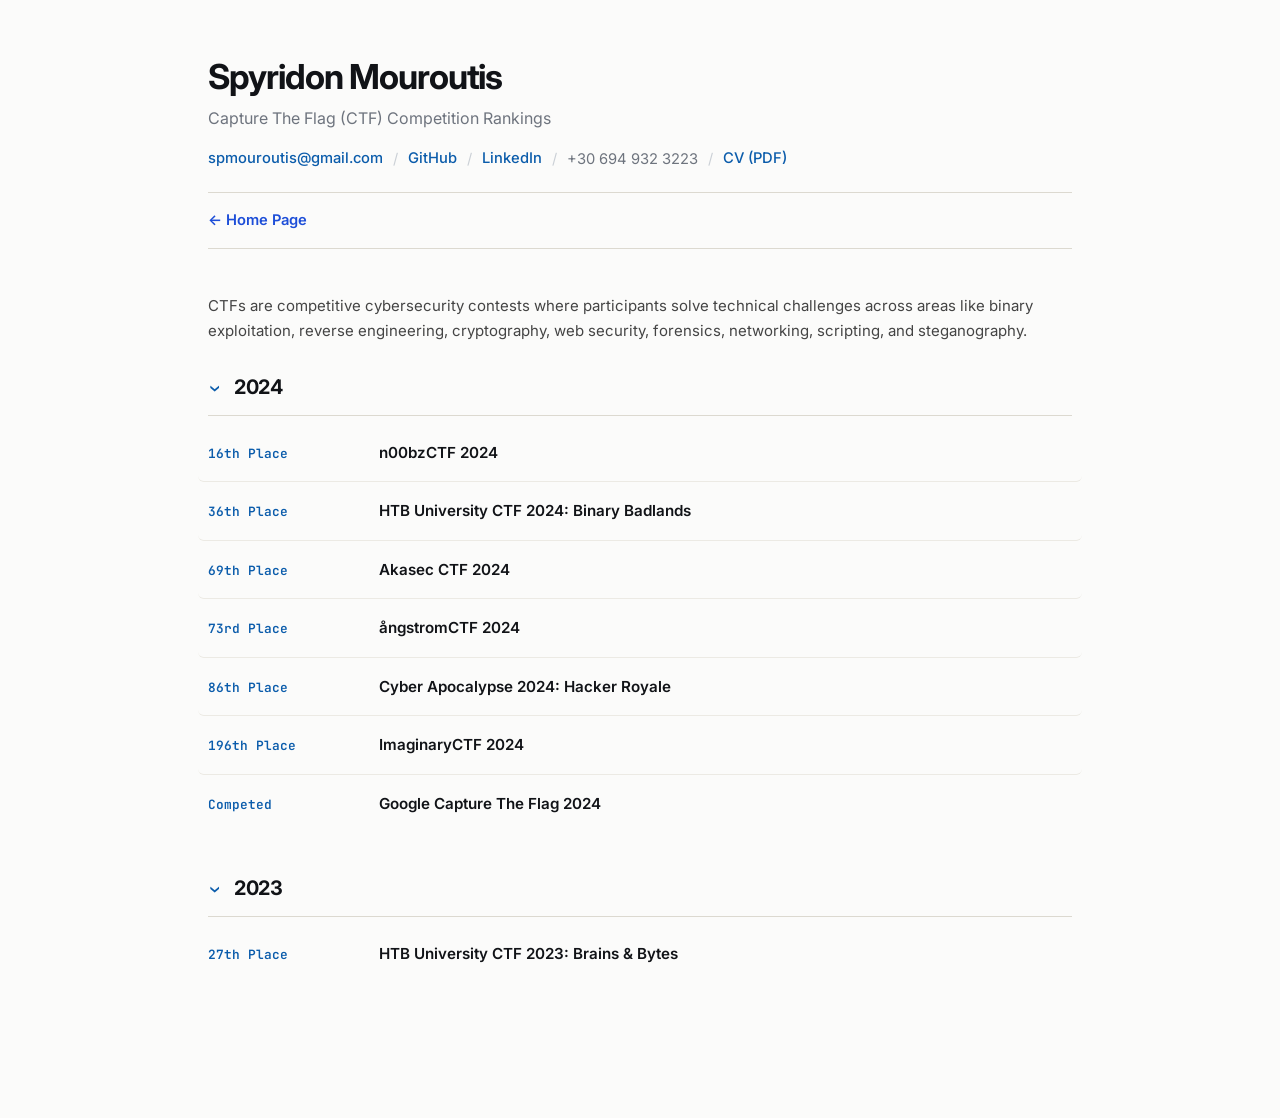
<file: ctfs/index.html>
<!DOCTYPE html>
<html lang="en">
<head>
  <meta charset="UTF-8">
  <meta name="viewport" content="width=device-width, initial-scale=1.0">
  <title>CTF Rankings – Spyridon Mouroutis</title>
  <link rel="stylesheet" href="../style.css">
  <style>
    html {
      scroll-behavior: smooth;
    }
  </style>
</head>
<body>

  <header>
    <h1>Spyridon Mouroutis</h1>
    <p class="subtitle">Capture The Flag (CTF) Competition Rankings</p>
    <div class="contact-links">
      <a href="mailto:spmouroutis@gmail.com">spmouroutis@gmail.com</a>
      <span class="sep">/</span>
      <a href="https://github.com/SpyrosMouroutis" target="_blank">GitHub</a>
      <span class="sep">/</span>
      <a href="https://linkedin.com/in/your-profile" target="_blank">LinkedIn</a>
      <span class="sep">/</span>
      <span>+30 694 932 3223</span>
      <span class="sep">/</span>
      <a href="Spyridon Mouroutis CV.pdf" target="_blank">CV (PDF)</a>
    </div>
    <nav class="top-nav">
      <a href="../index.html" class="active">&larr; Home Page</a>
    </nav>
  </header>

  <p style="color: #444; margin-bottom: 28px;">
    CTFs are competitive cybersecurity contests where participants solve technical challenges across areas like binary exploitation, reverse engineering, cryptography, web security, forensics, networking, scripting, and steganography.
  </p>

  <details id="y2024" class="section-block" open>
    <summary>2024</summary>

    <div class="timeline-row">
      <div class="timeline-date"><strong>16th Place</strong></div>
      <div class="timeline-content"><strong class="role">n00bzCTF 2024</strong></div>
    </div>
    <div class="timeline-row">
      <div class="timeline-date"><strong>36th Place</strong></div>
      <div class="timeline-content"><strong class="role">HTB University CTF 2024: Binary Badlands</strong></div>
    </div>
    <div class="timeline-row">
      <div class="timeline-date"><strong>69th Place</strong></div>
      <div class="timeline-content"><strong class="role">Akasec CTF 2024</strong></div>
    </div>
    <div class="timeline-row">
      <div class="timeline-date"><strong>73rd Place</strong></div>
      <div class="timeline-content"><strong class="role">ångstromCTF 2024</strong></div>
    </div>
    <div class="timeline-row">
      <div class="timeline-date"><strong>86th Place</strong></div>
      <div class="timeline-content"><strong class="role">Cyber Apocalypse 2024: Hacker Royale</strong></div>
    </div>
    <div class="timeline-row">
      <div class="timeline-date"><strong>196th Place</strong></div>
      <div class="timeline-content"><strong class="role">ImaginaryCTF 2024</strong></div>
    </div>
    <div class="timeline-row">
      <div class="timeline-date"><strong>Competed</strong></div>
      <div class="timeline-content"><strong class="role">Google Capture The Flag 2024</strong></div>
    </div>
  </details>

  <details id="y2023" class="section-block" open>
    <summary>2023</summary>

    <div class="timeline-row">
      <div class="timeline-date"><strong>27th Place</strong></div>
      <div class="timeline-content"><strong class="role">HTB University CTF 2023: Brains &amp; Bytes</strong></div>
    </div>
  </details>

</body>
</html>
</file>
<file: style.css>
@import url('https://fonts.googleapis.com/css2?family=Inter:wght@400;500;600;700&family=JetBrains+Mono:wght@400;500&display=swap');

:root {
  --bg-color: #fbfbfa;
  --surface-hover: #f3f2ee;
  --text-color: #2c2e33;
  --heading-color: #111317;
  --muted-color: #6e747e;
  --link-color: #0b5cab;
  --link-hover: #073e75;
  --accent-subtle: rgba(11, 92, 171, 0.08);
  --border-color: #eceae4;
  --header-border: #dcd9d0;
}

body {
  font-family: "Inter", -apple-system, BlinkMacSystemFont, "Segoe UI", Roboto, sans-serif;
  font-size: 15px;
  line-height: 1.68;
  color: var(--text-color);
  background-color: var(--bg-color);
  max-width: 920px;
  margin: 0 auto;
  padding: 56px 28px 96px;
  -webkit-font-smoothing: antialiased;
  -moz-osx-font-smoothing: grayscale;
}

* {
  box-sizing: border-box;
}

html {
  scroll-behavior: smooth;
}

::selection {
  background: var(--accent-subtle);
  color: var(--link-color);
}

a {
  color: var(--link-color);
  text-decoration: none;
  border-bottom: 1px solid transparent;
  transition: color 0.16s ease, border-color 0.16s ease;
}

a:hover {
  color: var(--link-hover);
  border-bottom-color: currentColor;
}

/* Header */
header {
  margin-bottom: 44px;
}

header h1 {
  font-size: 2.15rem;
  font-weight: 700;
  letter-spacing: -0.03em;
  line-height: 1.2;
  margin: 0 0 8px 0;
  color: var(--heading-color);
}

.subtitle {
  color: var(--muted-color);
  font-size: 1rem;
  font-weight: 400;
  margin: 0 0 14px 0;
}

.contact-links {
  font-size: 0.92rem;
  color: var(--muted-color);
  margin-bottom: 20px;
  display: flex;
  flex-wrap: wrap;
  align-items: center;
  gap: 2px;
}

.contact-links a {
  font-weight: 500;
}

.sep {
  margin: 0 8px;
  color: #cbd0d6;
  user-select: none;
}

/* Top Navigation */
.top-nav {
  display: flex;
  flex-wrap: wrap;
  align-items: center;
  justify-content: space-between;
  gap: 8px 16px;
  padding: 13px 0;
  border-top: 1px solid var(--header-border);
  border-bottom: 1px solid var(--header-border);
  font-size: 0.92rem;
}

.top-nav a {
  color: var(--text-color);
  font-weight: 500;
  padding: 2px 0;
  border-bottom: none;
  transition: color 0.15s ease;
}

.top-nav a:hover {
  color: var(--link-color);
}
.top-nav a.active {
  color: #1d4ed8;       /* Crisp academic blue matching your [Code] links */
  font-weight: 600;
}

.top-nav a.active:hover {
  color: #1e40af;       /* Slightly darker blue on hover */
  text-decoration: underline;
}
/* Collapsible Academic Sections */
details.section-block {
  margin-bottom: 40px;
}

details.section-block > summary {
  list-style: none;
  cursor: pointer;
  font-size: 1.25rem;
  font-weight: 700;
  letter-spacing: -0.015em;
  color: var(--heading-color);
  padding-bottom: 10px;
  border-bottom: 1px solid var(--header-border);
  margin-bottom: 8px;
  display: flex;
  align-items: center;
  gap: 10px;
  user-select: none;
  transition: color 0.15s ease;
}

details.section-block > summary:hover {
  color: var(--link-color);
}

details.section-block > summary::-webkit-details-marker {
  display: none;
}

details.section-block > summary::before {
  content: "›";
  display: inline-flex;
  align-items: center;
  justify-content: center;
  font-size: 1.2rem;
  font-weight: 500;
  color: var(--link-color);
  width: 16px;
  transition: transform 0.2s cubic-bezier(0.22, 1, 0.36, 1);
}

details.section-block[open] > summary::before {
  transform: rotate(90deg);
}

/* Standard Non-Collapsible Heading */
h2.section-heading {
  font-size: 1.25rem;
  font-weight: 700;
  letter-spacing: -0.015em;
  color: var(--heading-color);
  padding-bottom: 10px;
  border-bottom: 1px solid var(--header-border);
  margin: 38px 0 8px 0;
}

/* Two-Column Timeline Rows */
.timeline-row {
  display: grid;
  grid-template-columns: 147px 1fr;
  gap: 24px;
  padding: 16px 10px;
  margin: 0 -10px;
  border-radius: 6px;
  border-bottom: 1px solid var(--border-color);
  align-items: baseline;
  transition: background-color 0.15s ease;
}

.timeline-row:hover {
  background-color: var(--surface-hover);
}

.timeline-row:last-child {
  border-bottom: none;
}

.timeline-date {
  font-family: "JetBrains Mono", ui-monospace, SFMono-Regular, Menlo, monospace;
  font-size: 0.80rem;
  font-weight: 500;
  color: #6b7280;
  line-height: 1.55;
  font-variant-numeric: tabular-nums;
}

.timeline-date strong {
  color: var(--link-color);
  font-weight: 600;
}

.timeline-content {
  font-size: 0.95rem;
  color: var(--text-color);
  text-align: justify;
  hyphens: auto;
  -webkit-hyphens: auto;
}

.timeline-content strong.role {
  font-weight: 600;
  color: var(--heading-color);
}

.timeline-content .org {
  color: #4b515c;
  font-weight: 500;
}

.timeline-bullets {
  margin: 8px 0 0 0;
  padding-left: 18px;
  color: var(--text-color);
  text-align: justify;
  hyphens: auto;
  -webkit-hyphens: auto;
}

.timeline-bullets li {
  margin-bottom: 5px;
}

.timeline-bullets li::marker {
  color: var(--link-color);
}

.tech-inline {
  font-family: "JetBrains Mono", ui-monospace, SFMono-Regular, Menlo, monospace;
  font-size: 0.8rem;
  color: var(--muted-color);
  font-weight: 400;
}

/* Key-Value Rows for Skills & Languages */
.kv-row {
  display: grid;
  grid-template-columns: 185px 1fr;
  gap: 18px;
  padding: 12px 10px;
  margin: 0 -10px;
  border-radius: 6px;
  border-bottom: 1px solid var(--border-color);
  font-size: 0.94rem;
  transition: background-color 0.15s ease;
}

.kv-row:hover {
  background-color: var(--surface-hover);
}

.kv-row:last-child {
  border-bottom: none;
}

.kv-label {
  font-weight: 600;
  color: var(--heading-color);
}

.section-footer-link {
  margin-top: 14px;
  font-size: 0.93rem;
  font-weight: 500;
}

/* Mobile Responsiveness */
@media (max-width: 620px) {
  body {
    padding: 36px 20px 64px;
  }
  .timeline-row,
  .kv-row {
    grid-template-columns: 1fr;
    gap: 5px;
    padding: 14px 6px;
    margin: 0 -6px;
  }
  .timeline-date {
    font-size: 0.78rem;
  }
}
</file>
